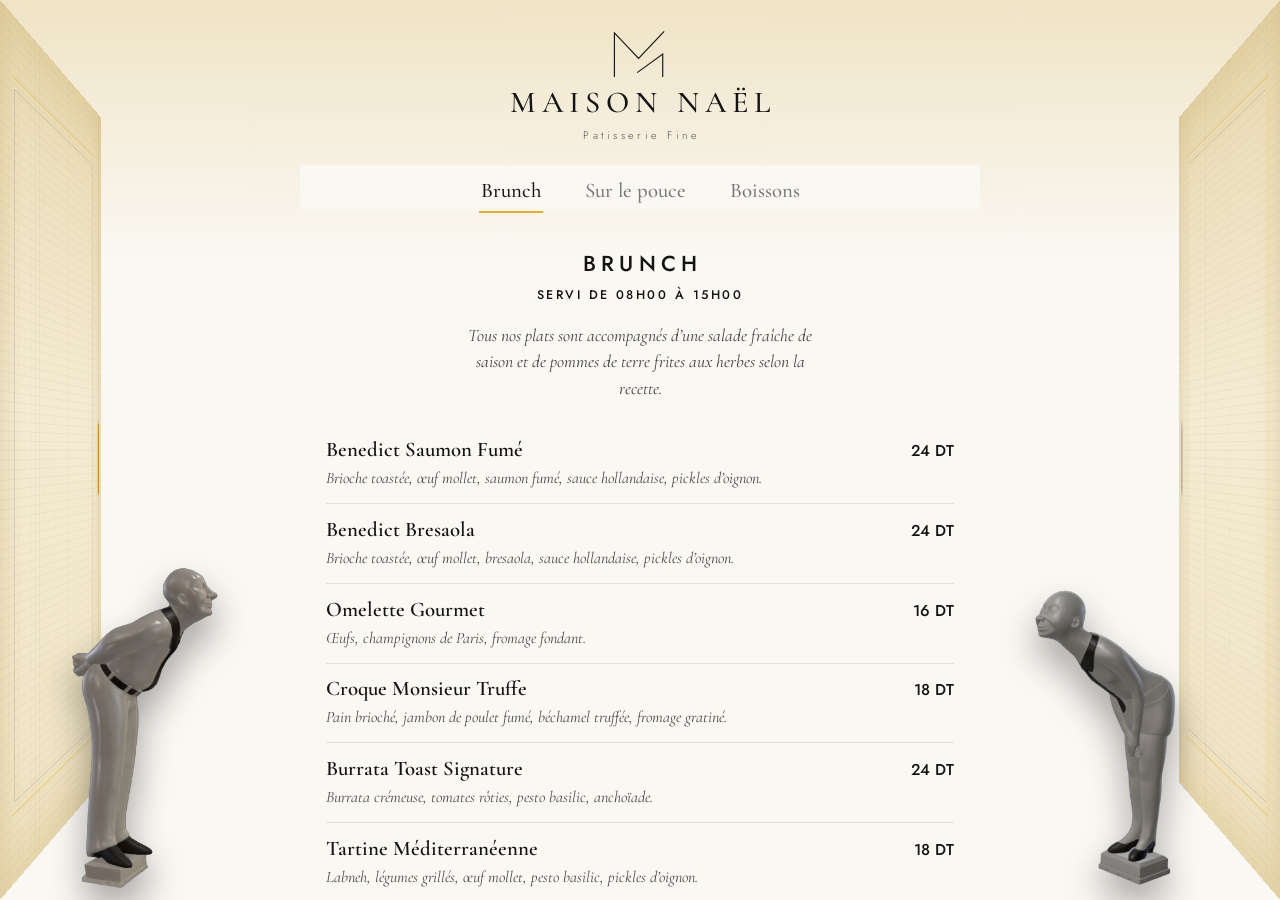
<file: index.html>
<!DOCTYPE html>
<html lang="fr">
<head>
<meta charset="utf-8">
<meta name="viewport" content="width=device-width, initial-scale=1, viewport-fit=cover">
<title>Maison Naël – Menu</title>
<link rel="preconnect" href="https://fonts.googleapis.com">
<link rel="preconnect" href="https://fonts.gstatic.com" crossorigin>
<link href="https://fonts.googleapis.com/css2?family=Cormorant+Garamond:ital,wght@0,400;0,500;0,600;1,400&family=Jost:wght@300;400;500&display=swap" rel="stylesheet">
<style>
:root{--ink:#131313;--paper:#faf8f3;--sun:#e3b02a;--lw:min(80vw,640px);--ease:cubic-bezier(.65,0,.25,1)}
*{box-sizing:border-box}
html,body{height:100%;margin:0;background:var(--ink);color:var(--ink);font-family:'Jost',system-ui,sans-serif;font-weight:300}
.stage{position:fixed;inset:0;perspective:1800px;overflow:hidden}
.room{position:absolute;inset:0;z-index:1;background:linear-gradient(#f0e4c6,var(--paper) 260px)}
.menu{position:absolute;inset:0;overflow-y:hidden}
.open .menu{overflow-y:auto}
.inner{max-width:680px;margin:0 auto;padding:calc(30px + env(safe-area-inset-top,0px)) 26px calc(72px + env(safe-area-inset-bottom,0px))}
.brand{text-align:center}
.brand svg{width:54px;height:auto;display:block;margin:0 auto 10px}
.brand b{display:block;font:500 1.9rem/1 'Cormorant Garamond',serif;letter-spacing:.2em;padding-left:.2em}
.brand small{display:block;margin-top:8px;font-size:.68rem;letter-spacing:.32em;padding-left:.32em;color:#555}
.tabs{position:sticky;top:0;z-index:2;display:flex;justify-content:center;gap:clamp(18px,5vw,40px);margin:22px -26px 0;padding:12px 26px 0;background:linear-gradient(var(--paper) 85%,#faf8f300)}
.tabs button{background:none;border:0;padding:4px 2px 9px;font:500 1.3rem/1 'Cormorant Garamond',serif;color:#777;cursor:pointer;border-bottom:2px solid transparent}
.tabs button[aria-selected=true]{color:var(--ink);border-color:var(--sun)}
.tabs button:focus-visible{outline:2px solid var(--ink);outline-offset:3px}
h1{font:500 1.35rem/1.2 'Jost',sans-serif;letter-spacing:.24em;text-transform:uppercase;text-align:center;margin:2.4rem 0 0;padding-left:.24em}
.sub{text-align:center;margin:.55rem 0 0;font-size:.78rem;font-weight:500;letter-spacing:.2em;text-transform:uppercase}
.note{text-align:center;margin:1.2rem auto 0;max-width:46ch;font:italic 400 1.1rem/1.5 'Cormorant Garamond',serif;color:#444}
h2{font:500 .8rem/1.2 'Jost',sans-serif;letter-spacing:.2em;text-transform:uppercase;margin:3rem 0 .5rem;padding-bottom:.65rem;border-bottom:3px solid var(--sun);width:fit-content;padding-right:2rem}
.panel>.it:first-of-type{margin-top:1.4rem}
.it{display:grid;grid-template-columns:1fr auto;column-gap:1.2rem;align-items:baseline;padding:.8rem 0;border-bottom:1px solid #1313131c}
.it b{font:600 1.3rem/1.25 'Cormorant Garamond',serif}
.it span{font:500 .98rem/1 'Jost',sans-serif;white-space:nowrap}
.it p{grid-column:1;margin:.25rem 0 0;font:italic 400 1rem/1.45 'Cormorant Garamond',serif;color:#4a4a4a}
.foot{margin-top:3.4rem;text-align:center;font:italic 400 1.2rem/1.5 'Cormorant Garamond',serif}
.foot small{display:block;margin-top:.7rem;font:300 .8rem 'Jost',sans-serif;letter-spacing:.14em;color:#555}

.door{position:absolute;top:0;bottom:0;width:50.1%;z-index:3;backface-visibility:hidden;-webkit-backface-visibility:hidden;transition:transform 2.5s var(--ease);
background:repeating-linear-gradient(0deg,#0000 0 9px,rgb(140 100 30/.07) 9px 10px),repeating-linear-gradient(90deg,#0000 0 22px,rgb(140 100 30/.05) 22px 23px),linear-gradient(180deg,#eadbb4,#f4ebd3 45%,#efe3c2);box-shadow:inset 0 0 110px rgb(170 125 35/.28)}
.door::before,.door::after{content:"";position:absolute;border:1px solid rgb(227 176 42/.7)}
.door::before{inset:7% 9% 8%}
.door::after{inset:calc(7% + 12px) calc(9% + 12px) calc(8% + 12px);border-color:rgb(19 19 19/.16)}
.l{left:0;transform-origin:left center}
.r{right:0;transform-origin:right center}
.door i{position:absolute;top:46%;height:96px;width:5px;border-radius:3px;background:linear-gradient(90deg,#b98a14,var(--sun),#b98a14);box-shadow:0 0 8px rgb(0 0 0/.5)}
.l i{right:20px}.r i{left:20px}
.open .l{transform:rotateY(98deg)}
.open .r{transform:rotateY(-98deg)}
.glow{position:absolute;inset:0;z-index:4;pointer-events:none;background:radial-gradient(55% 45% at 50% 0,rgb(227 176 42/.22),#0000 72%);transition:opacity 1.2s}
.open .glow{opacity:0}
.lamp{position:absolute;top:0;left:50%;width:var(--lw);transform:translateX(-50%);z-index:5;pointer-events:none;filter:drop-shadow(0 22px 26px rgb(90 60 10/.35));transition:opacity 1.3s ease .2s,transform 2s var(--ease) .1s}
.open .lamp{opacity:0;transform:translate(-50%,-70%)}

.fig{position:absolute;bottom:0;z-index:6;pointer-events:none;filter:drop-shadow(0 20px 18px rgb(0 0 0/.35));transition:left 2.2s var(--ease) .2s,transform 2.2s var(--ease) .2s,height 2.2s var(--ease) .2s,opacity 1.2s ease .2s}
.mo{--h:min(58vh,540px,70vw);height:var(--h);left:calc(50% - 1.2vw);transform:translateX(-100%)}
.ma{--h:min(55.3vh,515px,67vw);height:var(--h);left:calc(50% + 1.2vw)}
.open .fig{opacity:0}
.open .mo{transform:translateX(-100%) translateY(5vh)}
.open .ma{transform:translateY(5vh)}
@media (min-width:1180px){
.open .fig{opacity:1}
.open .mo{left:2.5vw;transform:none;height:min(40vh,370px)}
.open .ma{left:calc(100% - 2.5vw);transform:translateX(-100%);height:min(38vh,350px)}
}

.enter{position:absolute;z-index:7;top:calc(18px + env(safe-area-inset-top,0px));right:20px;background:none;border:0;color:var(--ink);font:italic 400 1.15rem 'Cormorant Garamond',serif;letter-spacing:.04em;padding:6px 2px;cursor:pointer}
.enter::after{content:"";position:absolute;left:0;bottom:2px;height:1px;width:0;background:var(--sun);animation:fill 5s linear forwards}
@keyframes fill{to{width:100%}}
.enter:focus-visible{outline:1px solid var(--sun);outline-offset:4px}
.open .enter{opacity:0;pointer-events:none;transition:opacity .4s}
@media (prefers-reduced-motion:reduce){.door,.lamp,.fig{transition-duration:.01s;transition-delay:0s}.enter::after{animation:none}}
</style>
</head>
<body>
<main class="stage" id="st">
  <section class="room"><div class="menu" id="mn"><div class="inner">
    <header class="brand">
      <svg viewBox="0 0 76 68" fill="none" stroke="#131313" stroke-width="1.6" aria-hidden="true"><path d="M2 66V4l34 36L72 2"/><path d="M34 60l36-26v32"/></svg>
      <b>MAISON NAËL</b><small>Patisserie Fine</small>
    </header>
    <nav class="tabs" role="tablist">
      <button role="tab" aria-selected="true" data-t="brunch">Brunch</button>
      <button role="tab" aria-selected="false" data-t="pouce">Sur le pouce</button>
      <button role="tab" aria-selected="false" data-t="boissons">Boissons</button>
    </nav>
    <section class="panel" id="p-brunch" role="tabpanel"><h1>Brunch</h1><p class="sub">Servi de 08h00 à 15h00</p><p class="note">Tous nos plats sont accompagnés d’une salade fraîche de saison et de pommes de terre frites aux herbes selon la recette.</p><div class="it"><b>Benedict Saumon Fumé</b><span>24 DT</span><p>Brioche toastée, œuf mollet, saumon fumé, sauce hollandaise, pickles d’oignon.</p></div><div class="it"><b>Benedict Bresaola</b><span>24 DT</span><p>Brioche toastée, œuf mollet, bresaola, sauce hollandaise, pickles d’oignon.</p></div><div class="it"><b>Omelette Gourmet</b><span>16 DT</span><p>Œufs, champignons de Paris, fromage fondant.</p></div><div class="it"><b>Croque Monsieur Truffe</b><span>18 DT</span><p>Pain brioché, jambon de poulet fumé, béchamel truffée, fromage gratiné.</p></div><div class="it"><b>Burrata Toast Signature</b><span>24 DT</span><p>Burrata crémeuse, tomates rôties, pesto basilic, anchoïade.</p></div><div class="it"><b>Tartine Méditerranéenne</b><span>18 DT</span><p>Labneh, légumes grillés, œuf mollet, pesto basilic, pickles d’oignon.</p></div><div class="it"><b>Gaufre Rösti Poulet Crispy</b><span>20 DT</span><p>Gaufre de pomme de terre, poulet croustillant, crème citronnée, miel épicé.</p></div><div class="it"><b>Salade César Croustillante</b><span>19 DT</span><p>Laitue romaine, poulet croustillant, tomates cerises, parmesan, œuf, sauce César.</p></div><div class="it"><b>Tuna Bowl</b><span>22 DT</span><p>Thon, avocat, œuf, légumes croquants, olives.</p></div><div class="it"><b>Pain Perdu Vanille Caramel</b><span>20 DT</span><p>Pain brioché, glace vanille, caramel beurre salé.</p></div><div class="it"><b>Pain Perdu Framboise Pistache</b><span>24 DT</span><p>Pain brioché, coulis de framboise, glace pistache.</p></div></section><section class="panel" id="p-pouce" role="tabpanel" hidden><h1>Sur le pouce</h1><p class="note">Tous nos plats sont accompagnés d’une salade fraîche de saison et de pommes de terre frites aux herbes selon la recette.</p><div class="it"><b>Salade César Croustillante</b><span>19 DT</span><p>Laitue romaine, poulet croustillant, tomates cerises, parmesan, œuf, sauce César.</p></div><div class="it"><b>Tuna Bowl</b><span>22 DT</span><p>Thon, avocat, œuf, légumes croquants, olives.</p></div><div class="it"><b>Salade Estivale</b><span>20 DT</span><p>Quinoa croustillant, boulgour, poulet rôti, légumes de saison, vinaigrette miel-moutarde.</p></div><div class="it"><b>Burrata Toast Signature</b><span>24 DT</span><p>Burrata crémeuse, tomates rôties, pesto basilic, anchoïade.</p></div><div class="it"><b>Tartine Méditerranéenne</b><span>18 DT</span><p>Labneh, légumes grillés, œuf mollet, pesto basilic, pickles d’oignon.</p></div><div class="it"><b>Focaccia Pesche</b><span>22 DT</span><p>Tartare de poisson, mayonnaise citronnée, laitue romaine, oignon.</p></div><div class="it"><b>Focaccia Bresaola</b><span>30 DT</span><p>Bresaola, stracciatella, tomate, mayonnaise, pesto basilic, Grana Padano.</p></div><div class="it"><b>Cubano Chicken Sandwich</b><span>22 DT</span><p>Poulet rôti, jambon aux herbes, fromage fondant, pickles maison, mojo rojo fumé.</p></div><div class="it"><b>Pain Perdu Vanille Caramel</b><span>20 DT</span><p>Pain brioché, glace vanille, caramel beurre salé.</p></div><div class="it"><b>Pain Perdu Framboise Pistache</b><span>24 DT</span><p>Pain brioché, coulis de framboise, glace pistache.</p></div></section><section class="panel" id="p-boissons" role="tabpanel" hidden><h1>Boissons</h1><h2>Boissons chaudes</h2><div class="it"><b>Espresso</b><span>6</span></div><div class="it"><b>Americano</b><span>7</span></div><div class="it"><b>Cortado</b><span>7</span></div><div class="it"><b>Café crème</b><span>7.5</span></div><div class="it"><b>Cappuccino</b><span>8</span></div><div class="it"><b>Spanish Latte</b><span>8.5</span></div><div class="it"><b>Latte saveur</b><span>9</span><p>Caramel, noisette ou vanille</p></div><div class="it"><b>Latte tiramisu</b><span>12</span></div><div class="it"><b>Mocha blanc</b><span>10</span></div><div class="it"><b>Latte Pistache</b><span>14</span></div><div class="it"><b>Chocolat laitier</b><span>7</span></div><div class="it"><b>Chocolat chaud</b><span>10</span></div><div class="it"><b>Chocolat blanc chaud</b><span>12</span></div><h2>Hot &amp; Cold</h2><div class="it"><b>Affogato classique</b><span>9</span></div><div class="it"><b>Affogato tiramisu</b><span>12.5</span></div><div class="it"><b>Affogato pistache</b><span>14</span></div><div class="it"><b>Choco glacier</b><span>12</span><p>Chocolat chaud, glace vanille</p></div><h2>Nos thés</h2><div class="it"><b>Thé infusion</b><span>8</span><p>Kusmi Tea</p></div><div class="it"><b>Thé glacé pêche</b><span>10</span></div><div class="it"><b>Thé glacé citron</b><span>10</span></div><div class="it"><b>Thé glacé passion</b><span>10</span></div><div class="it"><b>Thé glacé framboise</b><span>10</span></div><h2>Café glacé</h2><div class="it"><b>Americano glacé</b><span>9</span></div><div class="it"><b>Spanish latte glacé</b><span>12</span></div><div class="it"><b>Latte glacé caramel</b><span>13</span></div><div class="it"><b>Latte glacé tiramisu</b><span>14</span></div><div class="it"><b>Latte glacé pistache</b><span>15</span></div><div class="it"><b>Frappé noisette chocolat</b><span>15.5</span></div><div class="it"><b>Frappé caramel</b><span>15</span></div><div class="it"><b>Frappé chocolat blanc</b><span>15.5</span></div><div class="it"><b>Frappé pistache</b><span>16</span></div><h2>Nos matchas</h2><div class="it"><b>Matcha Latte</b><span>9</span></div><div class="it"><b>Matcha chocolat blanc</b><span>12</span></div><div class="it"><b>Matcha latte glacé</b><span>12.5</span></div><div class="it"><b>Matcha fraise glacée</b><span>15</span></div><div class="it"><b>Matcha mangue glacé</b><span>15</span></div><div class="it"><b>Matcha limonade passion</b><span>15</span></div><h2>Milkshake</h2><div class="it"><b>Chocolat-noisette shake</b><span>15</span></div><div class="it"><b>Fraise shake</b><span>15</span></div><div class="it"><b>Mangue shake</b><span>15</span></div><div class="it"><b>Pêche shake</b><span>15</span></div><div class="it"><b>Caramel café shake</b><span>16</span></div><div class="it"><b>Pistache shake</b><span>17</span></div><h2>Jus frais &amp; smoothies</h2><div class="it"><b>Citronnade / Orange</b><span>8</span></div><div class="it"><b>Fraise fraîche</b><span>9</span></div><div class="it"><b>Banane crémeuse</b><span>12</span></div><div class="it"><b>Fraise banane</b><span>14</span></div><div class="it"><b>Datte banane</b><span>14</span></div><div class="it"><b>Mangue banane</b><span>15</span></div><div class="it"><b>Détox verte</b><span>12</span><p>Citronnade, concombre, menthe, basilic, pomme</p></div><div class="it"><b>Détox orangée</b><span>12</span><p>Orange, carotte, gingembre</p></div><div class="it"><b>Coco mangue</b><span>16</span></div><div class="it"><b>Limonade passion</b><span>16</span></div><div class="it"><b>Pina colada</b><span>16</span></div><div class="it"><b>Fruits rouges</b><span>16</span></div><div class="it"><b>Perles tropicale</b><span>17</span><p>Mangue, ananas, perles de fraise</p></div><div class="it"><b>Perles sunset</b><span>17</span><p>Mangue, pêche, perles de fraise</p></div><div class="it"><b>Colada fraise</b><span>17</span></div><h2>Signature</h2><div class="it"><b>Velours d’orge</b><span>13</span><p>Miel, eau, bsissa d’orge, dattes</p></div><div class="it"><b>Nectar d’orge</b><span>15</span><p>Miel, eau, bsissa d’orge, banane</p></div><h2>Mocktails</h2><div class="it"><b>Virgin mojito</b><span>12.5</span></div><div class="it"><b>Mojito mangue</b><span>14</span></div><div class="it"><b>Mojito passion</b><span>14</span></div><div class="it"><b>Mojito ananas basilic</b><span>14.5</span></div><div class="it"><b>Océan bleu</b><span>14</span><p>Blue curaçao, ananas, citron, boisson gazeuse</p></div><div class="it"><b>Limonade à la fraise</b><span>12.5</span></div><div class="it"><b>Diabolo grenadine</b><span>12.5</span></div><div class="it"><b>Glow up</b><span>16.5</span><p>Sirop de grenadine, ananas, boisson énergisante</p></div><h2>Eaux et boissons gazeuses</h2><div class="it"><b>Eau minérale 0,5 L</b><span>3</span></div><div class="it"><b>Eau minérale 0,75 L</b><span>5</span></div><div class="it"><b>Eau gazéifiée 1 L</b><span>5.5</span></div><div class="it"><b>Boisson énergétique</b><span>8</span></div><div class="it"><b>Boissons gazeuses</b><span>5.5</span><p>Coca-Cola, Fanta, Sprite, Boga, Schweppes, Viva, Orangina, Apla…</p></div><h2>Suppléments</h2><div class="it"><b>Verre de lait</b><span>2.5</span></div><div class="it"><b>Arôme / Lait concentré</b><span>2</span></div><div class="it"><b>Lait sans lactose</b><span>2</span></div><div class="it"><b>Lait d’amande ou d’avoine</b><span>3</span></div><div class="it"><b>Shot espresso</b><span>2.5</span></div></section>
    <p class="foot">L’élégance du goût à chaque bouchée.<small>@maisonnaelsousse</small></p>
  </div></div></section>

  <div class="door l"><i></i></div>
  <div class="door r"><i></i></div>
  <div class="glow"></div>
            <img src="./images/lampes.png" alt="" class="lamp" id=""lp>
 <img src="./images/monsieurNael.png"
         alt="Monsieur Naël"
         loading="lazy" class="fig mo" >
         
 <img src="./images/madameNael.png"
         alt="Madame Naël"
         loading="lazy"
         class="fig ma">  
         <button class="enter" id="btn" type="button">Entrer</button>
</main>
<script>
(function(){
  var st=document.getElementById('st'),done=false;
  function openDoors(){
    if(done)return;done=true;
    st.classList.add('open');
    setTimeout(function(){
      document.querySelectorAll('.door,.glow,#lp,#btn').forEach(function(d){d.style.display='none'});
    },2900);
  }
  document.getElementById('btn').addEventListener('click',function(e){e.stopPropagation();openDoors()});
  st.addEventListener('click',openDoors);
  var tabs=document.querySelectorAll('.tabs button');
  tabs.forEach(function(b){b.addEventListener('click',function(){
    tabs.forEach(function(x){x.setAttribute('aria-selected',x===b)});
    document.querySelectorAll('.panel').forEach(function(p){p.hidden=p.id!=='p-'+b.dataset.t});
    document.getElementById('mn').scrollTop=0;
  })});
  var reduce=window.matchMedia&&matchMedia('(prefers-reduced-motion: reduce)').matches;
  setTimeout(openDoors,reduce?800:1000);
})();
</script>
</body>
</html>
</file>
